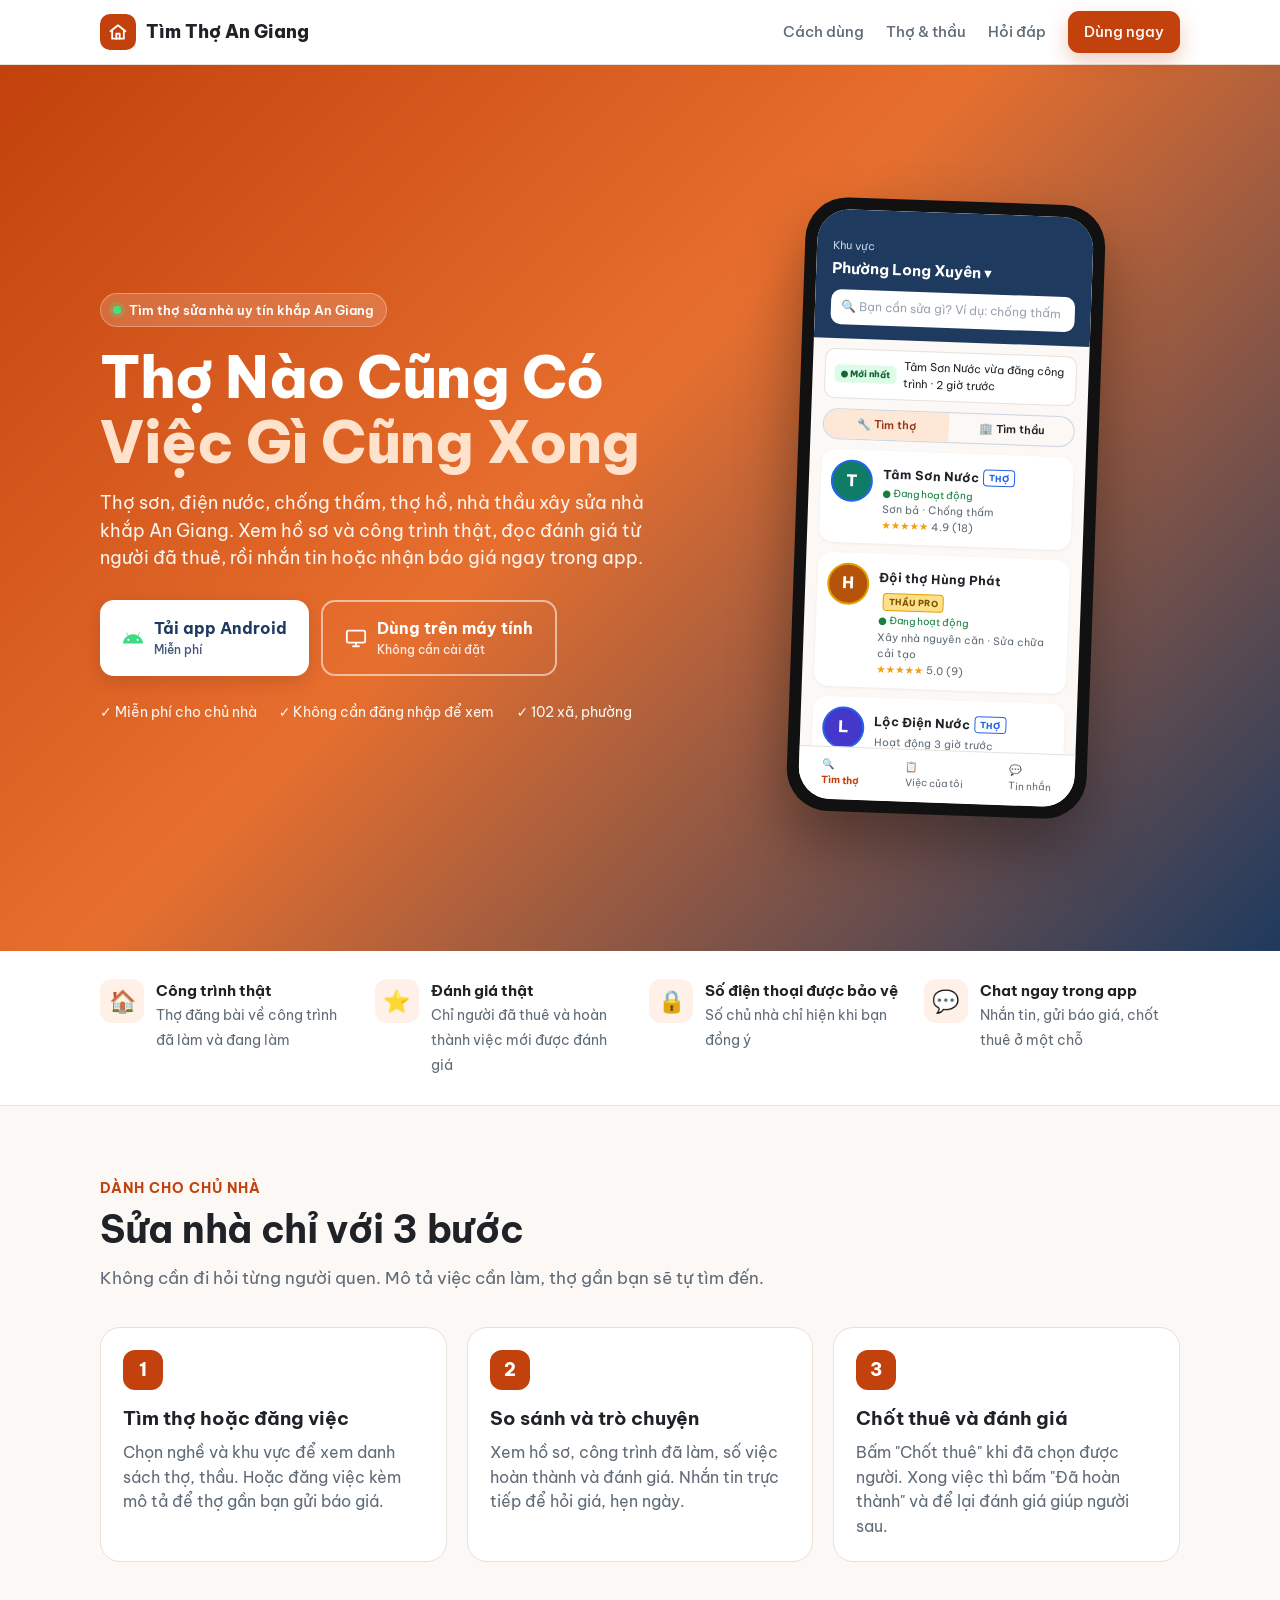
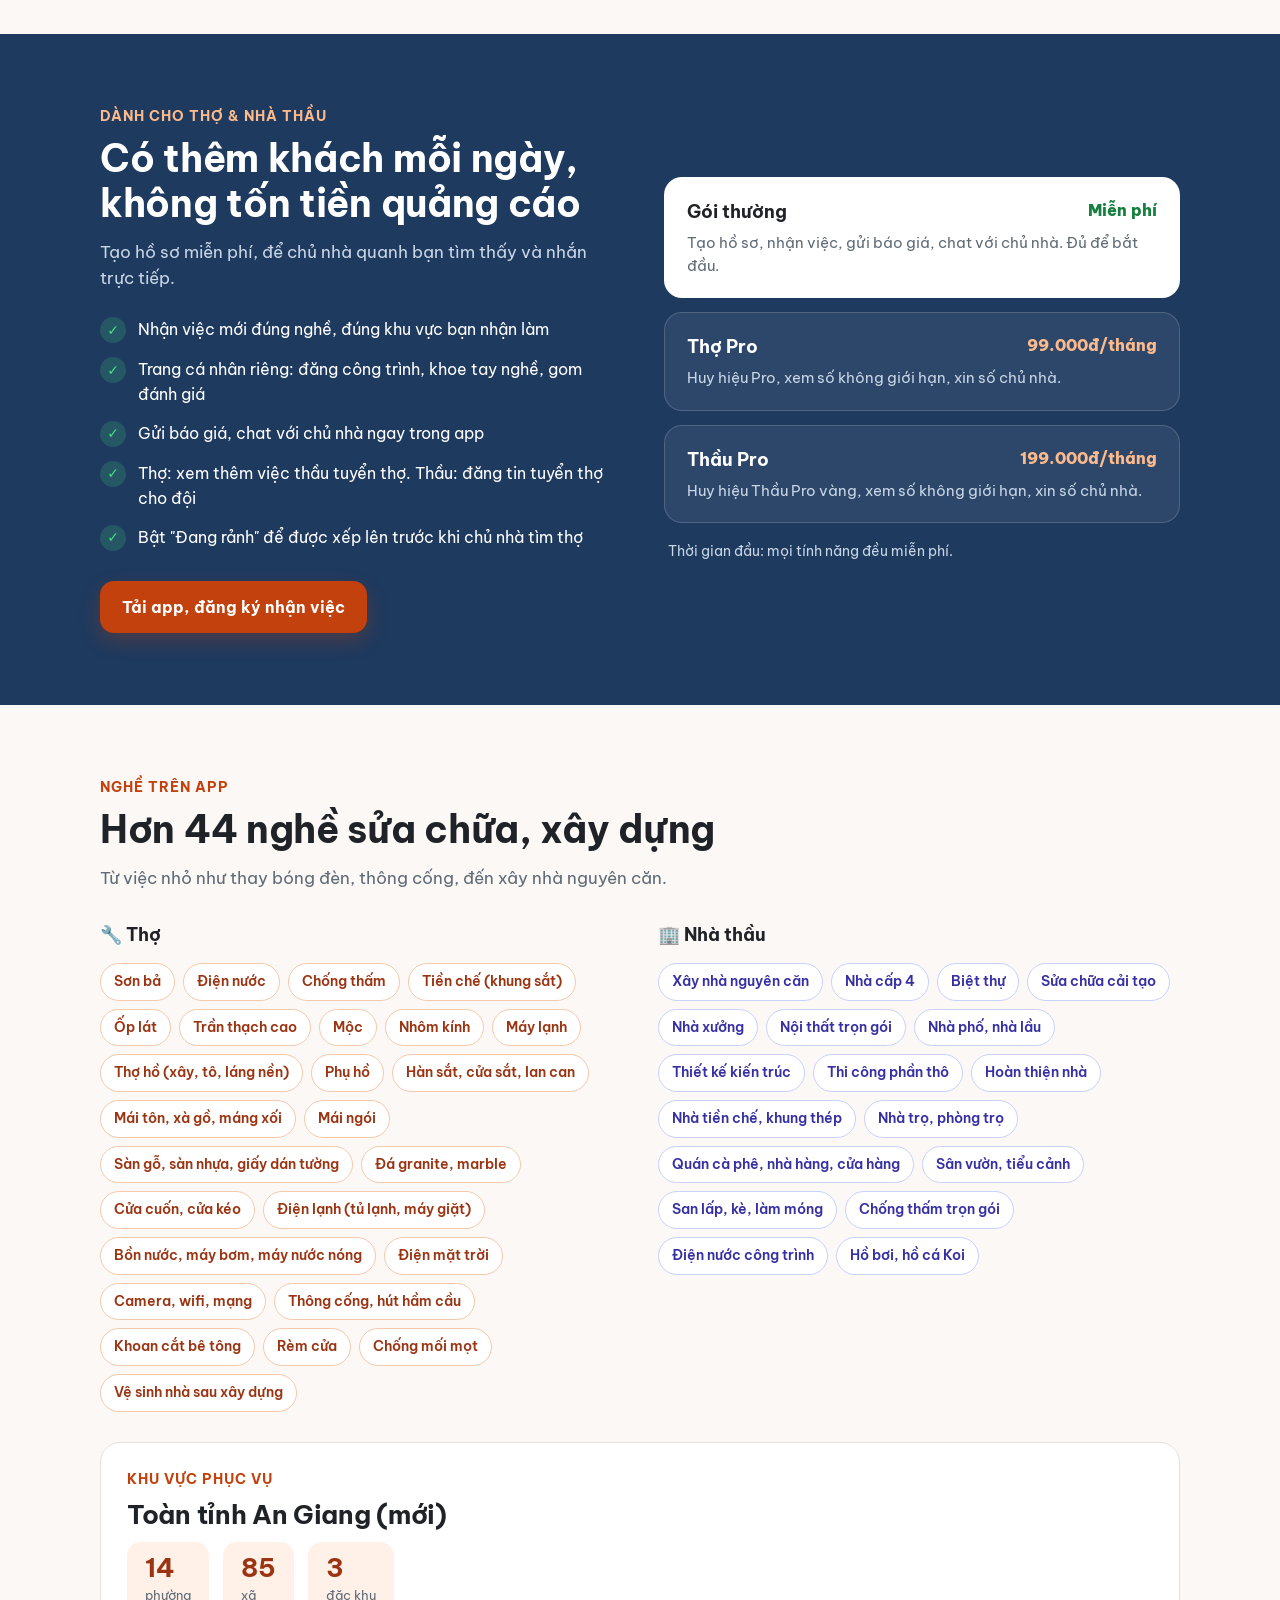
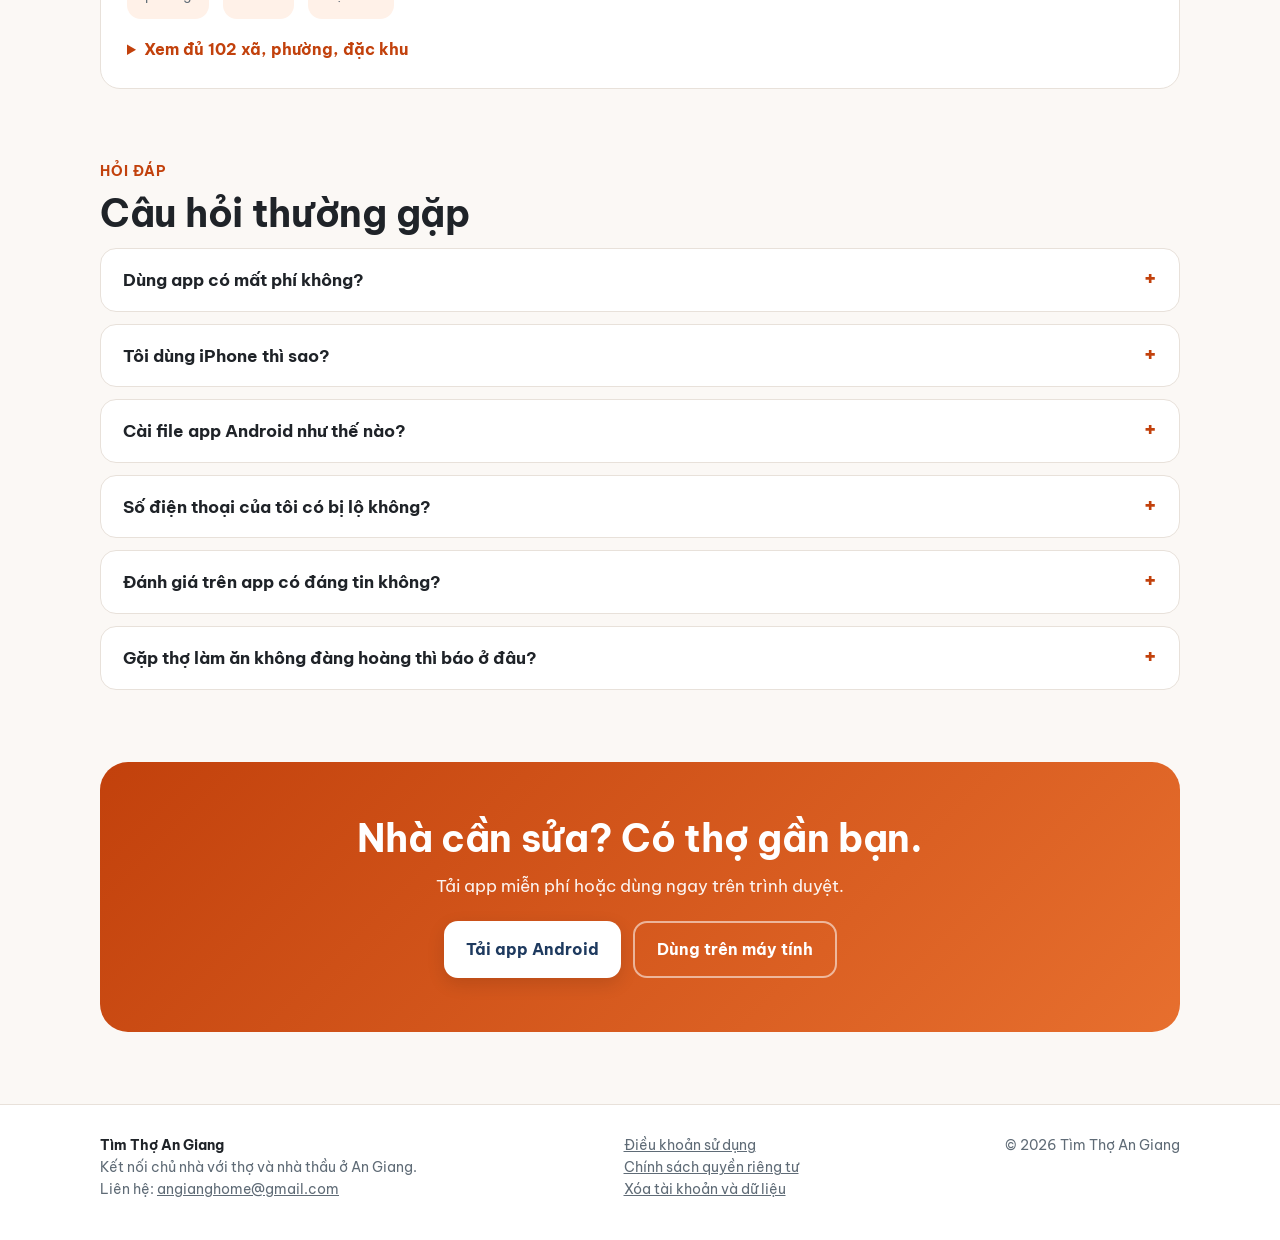
<file: index.html>
<!doctype html>
<html lang="vi">
<head>
<meta charset="utf-8">
<meta name="viewport" content="width=device-width,initial-scale=1">
<title>Tìm Thợ An Giang – Thợ Nào Cũng Có, Việc Gì Cũng Xong</title>
<meta name="description" content="Tìm thợ sơn, điện nước, chống thấm, thợ hồ, nhà thầu xây sửa nhà uy tín khắp An Giang. Xem hồ sơ, công trình thật, đánh giá từ người đã thuê. Đăng việc miễn phí, nhận báo giá, chat ngay trong app.">
<link rel="canonical" href="https://huynhchienlx.github.io/timtholongxuyen-web/">
<meta name="theme-color" content="#C2410C">
<meta property="og:type" content="website">
<meta property="og:site_name" content="Tìm Thợ An Giang">
<meta property="og:title" content="Tìm Thợ An Giang – Thợ Nào Cũng Có, Việc Gì Cũng Xong">
<meta property="og:description" content="Tìm thợ sơn, điện nước, chống thấm, thợ hồ, nhà thầu xây sửa nhà uy tín khắp An Giang. Xem hồ sơ, công trình thật, đánh giá từ người đã thuê. Đăng việc miễn phí, nhận báo giá, chat ngay trong app.">
<meta property="og:url" content="https://huynhchienlx.github.io/timtholongxuyen-web/">
<meta property="og:image" content="https://huynhchienlx.github.io/timtholongxuyen-web/og-image.png">
<meta property="og:image:width" content="1200">
<meta property="og:image:height" content="630">
<meta property="og:locale" content="vi_VN">
<meta name="twitter:card" content="summary_large_image">
<link rel="icon" href="app/favicon.png">
<link rel="apple-touch-icon" href="app/icons/Icon-192.png">
<link rel="preconnect" href="https://fonts.googleapis.com">
<link rel="preconnect" href="https://fonts.gstatic.com" crossorigin>
<link href="https://fonts.googleapis.com/css2?family=Be+Vietnam+Pro:wght@400;500;600;700;800&display=swap" rel="stylesheet">
<script type="application/ld+json">{"@context": "https://schema.org", "@type": "MobileApplication", "name": "Tìm Thợ An Giang", "operatingSystem": "Android, Web", "applicationCategory": "BusinessApplication", "description": "Tìm thợ sơn, điện nước, chống thấm, thợ hồ, nhà thầu xây sửa nhà uy tín khắp An Giang. Xem hồ sơ, công trình thật, đánh giá từ người đã thuê. Đăng việc miễn phí, nhận báo giá, chat ngay trong app.", "url": "https://huynhchienlx.github.io/timtholongxuyen-web/", "areaServed": "An Giang, Việt Nam", "offers": {"@type": "Offer", "price": "0", "priceCurrency": "VND"}, "inLanguage": "vi"}</script>
<style>
:root{--brick:#C2410C;--brick-d:#9A3412;--brick-s:#FFF1E8;--navy:#1E3A5F;--navy-d:#132840;--ink:#1F2328;--muted:#5F6B76;--line:#E8E1DA;--bg:#FBF8F5;--ok:#15803D;--okbg:#E7F6EC;--card:#fff}
*{box-sizing:border-box}html{scroll-behavior:smooth}
body{margin:0;font-family:'Be Vietnam Pro',system-ui,sans-serif;color:var(--ink);background:var(--bg);line-height:1.55;-webkit-font-smoothing:antialiased}
a{color:var(--brick)}img{max-width:100%}
.wrap{max-width:1120px;margin:0 auto;padding:0 20px}
header.top{position:sticky;top:0;z-index:10;background:rgba(255,255,255,.92);backdrop-filter:blur(8px);border-bottom:1px solid var(--line)}
.top .wrap{display:flex;align-items:center;gap:16px;height:64px}
.brand{display:flex;align-items:center;gap:10px;font-weight:800;color:var(--ink);text-decoration:none;font-size:18px;white-space:nowrap;min-width:0}
.logo{width:36px;height:36px;border-radius:10px;background:var(--brick);display:grid;place-items:center;color:#fff}
.top nav{margin-left:auto;display:flex;gap:22px;align-items:center}
.top nav a{color:var(--muted);text-decoration:none;font-weight:500;font-size:15px}
.top nav a:hover{color:var(--ink)}
.top nav a.btn{color:#fff}
.btn{white-space:nowrap;display:inline-flex;align-items:center;justify-content:center;gap:10px;padding:14px 22px;border-radius:14px;font-weight:700;font-size:16px;text-decoration:none;border:0;cursor:pointer;transition:transform .15s,box-shadow .15s}
.btn:hover{transform:translateY(-1px)}
.btn-p{background:var(--brick);color:#fff;box-shadow:0 8px 20px rgba(194,65,12,.28)}
.btn-w{background:#fff;color:var(--navy);box-shadow:0 6px 18px rgba(0,0,0,.12)}
.btn-o{background:transparent;color:#fff;border:2px solid rgba(255,255,255,.55)}
.btn-sm{padding:9px 16px;font-size:14px;border-radius:11px}
.btn small{display:block;font-weight:500;font-size:12px;opacity:.85}
.hero{background:linear-gradient(135deg,var(--brick) 0%,#E76F2E 45%,var(--navy) 100%);color:#fff;overflow:hidden}
.hero .wrap{display:grid;grid-template-columns:1.1fr .9fr;gap:40px;align-items:center;padding-top:64px;padding-bottom:64px}
.pill{display:inline-flex;align-items:center;gap:8px;background:rgba(255,255,255,.16);border:1px solid rgba(255,255,255,.3);padding:6px 12px;border-radius:999px;font-size:13px;font-weight:600}
.dot{width:8px;height:8px;border-radius:50%;background:#4ADE80;box-shadow:0 0 0 4px rgba(74,222,128,.25)}
.h1b{color:#FFE2CC}
.hero h1{font-size:clamp(26px,8.4vw,58px);line-height:1.12;margin:18px 0 14px;font-weight:800;letter-spacing:-.5px}
.hero p.lead{font-size:18px;opacity:.93;max-width:560px;margin:0 0 28px}
.cta{display:flex;gap:12px;flex-wrap:wrap}
.facts{display:flex;gap:8px 22px;flex-wrap:wrap;margin-top:26px;font-size:14px;opacity:.95}
.facts span::before{content:"✓ ";font-weight:800}
/* phone mockup */
.phone{width:300px;margin:0 auto;background:#111;border-radius:42px;padding:12px;box-shadow:0 30px 60px rgba(0,0,0,.35);transform:rotate(2deg)}
.screen{background:var(--bg);border-radius:32px;overflow:hidden;height:590px;color:var(--ink);position:relative}
.s-head{background:var(--navy);color:#fff;padding:22px 16px 14px}
.s-head small{color:#C9D6E6;font-size:11px}
.s-head b{display:block;font-size:15px}
.s-search{margin-top:10px;background:#fff;border-radius:10px;padding:8px 10px;color:#9AA3AE;font-size:12px}
.s-tick{margin:10px 12px 0;background:#fff;border:1px solid var(--line);border-radius:10px;padding:7px 9px;font-size:11px;display:flex;gap:7px;align-items:center}
.s-tick em{white-space:nowrap;font-style:normal;background:#DCFCE7;color:#166534;font-weight:800;font-size:9px;padding:2px 6px;border-radius:5px}
.s-seg{display:flex;margin:10px 12px 0;border:1px solid #CBD5E1;border-radius:20px;overflow:hidden;font-size:11px;font-weight:600}
.s-seg span{flex:1;text-align:center;padding:6px}.s-seg span:first-child{background:#FDE7D6;color:var(--brick-d)}
.s-card{margin:10px 12px 0;background:#fff;border-radius:14px;padding:10px;display:flex;gap:10px;box-shadow:0 1px 3px rgba(0,0,0,.06)}
.av{width:42px;height:42px;border-radius:50%;flex:none;display:grid;place-items:center;color:#fff;font-weight:800;border:2px solid}
.s-card b{font-size:12.5px}.s-card .t{font-size:10.5px;color:var(--muted)}
.badge{display:inline-block;font-size:8.5px;font-weight:800;padding:1px 5px;border-radius:4px;border:1px solid;margin-left:4px;vertical-align:1px}
.on{color:var(--ok);font-size:10px}.on::before{content:"● "}
.stars{color:#F59E0B;font-size:10.5px}
.s-nav{position:absolute;bottom:0;left:0;right:0;background:#fff;border-top:1px solid var(--line);display:flex;justify-content:space-around;padding:9px 0 12px;font-size:10px;color:var(--muted)}
.s-nav span:first-child{color:var(--brick);font-weight:700}
section{padding:72px 0}
.kicker{color:var(--brick);font-weight:700;font-size:14px;text-transform:uppercase;letter-spacing:1px}
h2{font-size:clamp(26px,3.6vw,38px);line-height:1.2;margin:8px 0 12px;letter-spacing:-.3px}
.sub{color:var(--muted);font-size:17px;max-width:680px;margin:0}
.trust{background:#fff;border-bottom:1px solid var(--line);padding:28px 0}
.trust .wrap{display:grid;grid-template-columns:repeat(4,1fr);gap:18px}
.ti{display:flex;gap:12px;align-items:flex-start}
.ic{width:44px;height:44px;flex:none;border-radius:12px;background:var(--brick-s);display:grid;place-items:center;font-size:22px}
.ti b{display:block;font-size:15px}.ti span{color:var(--muted);font-size:13.5px}
.steps{display:grid;grid-template-columns:repeat(3,1fr);gap:20px;margin-top:36px}
.step{background:#fff;border:1px solid var(--line);border-radius:20px;padding:22px;position:relative}
.num{width:40px;height:40px;border-radius:12px;background:var(--brick);color:#fff;font-weight:800;display:grid;place-items:center;font-size:18px;margin-bottom:14px}
.step h3{margin:0 0 6px;font-size:19px}.step p{margin:0;color:var(--muted)}
.pros{background:var(--navy);color:#fff}
.pros .wrap{display:grid;grid-template-columns:1fr 1fr;gap:48px;align-items:center}
.pros .sub{color:#C9D6E6}.pros .kicker{color:#FDBA8C}
.bl{list-style:none;padding:0;margin:26px 0 30px;display:grid;gap:14px}
.bl li{display:flex;gap:12px;align-items:flex-start;font-size:16px}
.bl li::before{content:"✓";flex:none;width:26px;height:26px;border-radius:50%;background:rgba(74,222,128,.18);color:#4ADE80;display:grid;place-items:center;font-weight:800;font-size:14px}
.plans{display:grid;gap:14px}
.plan{background:rgba(255,255,255,.07);border:1px solid rgba(255,255,255,.16);border-radius:18px;padding:20px 22px}
.plan b{font-size:18px}.plan .p{float:right;font-weight:800;color:#FDBA8C}.plan p{margin:6px 0 0;color:#C9D6E6;font-size:14.5px}
.plan.free{background:#fff;color:var(--ink)}.plan.free p{color:var(--muted)}.plan.free .p{color:var(--ok)}
.chips{display:flex;flex-wrap:wrap;gap:8px;margin-top:14px}
.chip{background:#fff;border:1px solid #F6C9AB;color:var(--brick-d);padding:7px 13px;border-radius:999px;font-size:14px;font-weight:600}
.chip-c{border-color:#C7D2FE;color:#3730A3}
.cols{display:grid;grid-template-columns:1fr 1fr;gap:36px;margin-top:30px}
.cols h3{margin:0;font-size:18px}
.area{background:#fff;border:1px solid var(--line);border-radius:20px;padding:26px;margin-top:30px}
.nums{display:flex;gap:14px;flex-wrap:wrap}
.n{background:var(--brick-s);border-radius:14px;padding:12px 18px}.n b{font-size:26px;color:var(--brick-d);display:block;line-height:1.1}.n span{font-size:13px;color:var(--muted)}
details.wards{margin-top:18px}details.wards summary{cursor:pointer;font-weight:700;color:var(--brick)}
.wards ul{columns:4 180px;padding-left:18px;margin:14px 0 0;font-size:14px;color:var(--muted)}
.faq details{background:#fff;border:1px solid var(--line);border-radius:16px;padding:18px 22px;margin-top:12px}
.faq summary{cursor:pointer;font-weight:700;font-size:16.5px;list-style:none;display:flex;justify-content:space-between;gap:12px}
.faq summary::-webkit-details-marker{display:none}
.faq summary::after{content:"+";color:var(--brick);font-size:22px;line-height:1}
.faq details[open] summary::after{content:"–"}
.faq p,.faq ol{color:var(--muted);margin:10px 0 0}
.final{background:linear-gradient(135deg,var(--brick),#E76F2E);color:#fff;text-align:center;border-radius:28px;padding:54px 24px}
.final h2{margin-top:0}.final .cta{justify-content:center;margin-top:22px}
footer{border-top:1px solid var(--line);padding:30px 0 40px;color:var(--muted);font-size:14px;background:#fff}
footer .wrap{display:flex;flex-wrap:wrap;gap:12px 28px;justify-content:space-between}
footer a{color:var(--muted)}
@media (max-width:900px){
 .hero .wrap,.pros .wrap{grid-template-columns:1fr}
 .phone{transform:none;width:270px}.screen{height:540px}
 .trust .wrap{grid-template-columns:1fr 1fr}
 .steps,.cols{grid-template-columns:1fr}
 .top nav a.hide-m{display:none}
}
@media (max-width:560px){
 .wrap{padding:0 16px}
 section{padding:40px 0}
 .top .wrap{height:56px;gap:10px}
 .brand{font-size:16px;gap:8px}.logo{width:32px;height:32px;border-radius:9px}
 .btn-sm{padding:8px 12px;font-size:13px}
 .hero .wrap{padding-top:24px;padding-bottom:36px;gap:28px}
 .hero h1{margin:14px 0 10px}
 .hero p.lead{font-size:16px;margin-bottom:20px}
 .pill{font-size:12px}
 .btn{padding:12px 16px;font-size:15px}
 .cta .btn{width:100%}
 .facts{font-size:13px;margin-top:18px}
 .trust{padding:20px 0}.trust .wrap{grid-template-columns:1fr;gap:12px}
 .ic{width:38px;height:38px;font-size:19px;border-radius:10px}
 h2{margin:6px 0 8px}.sub{font-size:15.5px}
 .steps{gap:12px;margin-top:22px}
 .step{padding:16px 18px;border-radius:16px;display:grid;grid-template-columns:auto 1fr;column-gap:14px;align-items:start}
 .num{width:34px;height:34px;font-size:16px;border-radius:10px;margin:2px 0 0;grid-row:span 2}
 .step h3{font-size:17px;margin:0 0 2px}.step p{font-size:14.5px}
 .bl{margin:18px 0 22px;gap:10px}.bl li{font-size:15px}
 .plan{padding:14px 16px;border-radius:14px}.plan .p{float:none;display:block;font-size:14px;margin-top:2px}.plan b{font-size:16px}
 .chip{font-size:13px;padding:6px 11px}
 .cols{gap:22px;margin-top:20px}
 .area{padding:18px;border-radius:16px}
 .n{padding:10px 14px}.n b{font-size:22px}
 .faq details{padding:14px 16px;border-radius:14px;margin-top:10px}.faq summary{font-size:15.5px}
 .final{padding:34px 18px;border-radius:20px}
 .phone{width:250px;padding:10px;border-radius:36px}.screen{height:500px;border-radius:28px}
}
@media (max-width:380px){.brand{font-size:15px}.btn-sm{padding:8px 10px}}
@media (max-width:300px){.brand span.bt{display:none}}
</style>
</head>
<body>
<header class="top"><div class="wrap">
 <a class="brand" href="./"><span class="logo"><svg width="20" height="20" viewBox="0 0 24 24" fill="none" stroke="#fff" stroke-width="2.2" stroke-linecap="round" stroke-linejoin="round"><path d="M3 11l9-7 9 7"/><path d="M5 10v10h14V10"/><path d="M10 20v-6h4v6"/></svg></span><span class="bt">Tìm Thợ An Giang</span></a>
 <nav><a class="hide-m" href="#cach-dung">Cách dùng</a><a class="hide-m" href="#tho-thau">Thợ &amp; thầu</a><a class="hide-m" href="#hoi-dap">Hỏi đáp</a><a class="btn btn-p btn-sm" href="app/">Dùng ngay</a></nav>
</div></header>

<main>
<section class="hero"><div class="wrap">
 <div>
  <span class="pill"><span class="dot"></span>Tìm thợ sửa nhà uy tín khắp An Giang</span>
  <h1>Thợ Nào Cũng Có<br><span class="h1b">Việc Gì Cũng Xong</span></h1>
  <p class="lead">Thợ sơn, điện nước, chống thấm, thợ hồ, nhà thầu xây sửa nhà khắp An Giang. Xem hồ sơ và công trình thật, đọc đánh giá từ người đã thuê, rồi nhắn tin hoặc nhận báo giá ngay trong app.</p>
  <div class="cta">
   <a class="btn btn-w" href="tai-app/TimThoAnGiang.apk" download><svg width="22" height="22" viewBox="0 0 24 24" fill="#3DDC84"><path d="M17.6 9.48l1.84-3.18a.38.38 0 10-.66-.38l-1.86 3.22a11.5 11.5 0 00-9.84 0L5.22 5.92a.38.38 0 10-.66.38L6.4 9.48A10.8 10.8 0 001 18h22a10.8 10.8 0 00-5.4-8.52zM7 15.25a1.25 1.25 0 110-2.5 1.25 1.25 0 010 2.5zm10 0a1.25 1.25 0 110-2.5 1.25 1.25 0 010 2.5z"/></svg><span>Tải app Android<small>Miễn phí</small></span></a>
   <a class="btn btn-o" href="app/"><svg width="22" height="22" viewBox="0 0 24 24" fill="none" stroke="currentColor" stroke-width="2"><rect x="2" y="4" width="20" height="13" rx="2"/><path d="M8 21h8M12 17v4"/></svg><span>Dùng trên máy tính<small>Không cần cài đặt</small></span></a>
  </div>
  <div class="facts"><span>Miễn phí cho chủ nhà</span><span>Không cần đăng nhập để xem</span><span>102 xã, phường</span></div>
 </div>
 <div aria-hidden="true">
  <div class="phone"><div class="screen">
   <div class="s-head"><small>Khu vực</small><b>Phường Long Xuyên ▾</b><div class="s-search">🔍 Bạn cần sửa gì? Ví dụ: chống thấm</div></div>
   <div class="s-tick"><em>● Mới nhất</em>Tâm Sơn Nước vừa đăng công trình · 2 giờ trước</div>
   <div class="s-seg"><span>🔧 Tìm thợ</span><span>🏢 Tìm thầu</span></div>
   <div class="s-card"><div class="av" style="background:#0E7C66;border-color:#2563EB">T</div><div><b>Tâm Sơn Nước</b><span class="badge" style="color:#2563EB;border-color:#2563EB">THỢ</span><div class="on">Đang hoạt động</div><div class="t">Sơn bả · Chống thấm</div><div class="stars">★★★★★ <span class="t">4.9 (18)</span></div></div></div>
   <div class="s-card"><div class="av" style="background:#B45309;border-color:#E0A100">H</div><div><b>Đội thợ Hùng Phát</b><span class="badge" style="color:#7A5200;border-color:#E0A100;background:#FFE08A">THẦU PRO</span><div class="on">Đang hoạt động</div><div class="t">Xây nhà nguyên căn · Sửa chữa cải tạo</div><div class="stars">★★★★★ <span class="t">5.0 (9)</span></div></div></div>
   <div class="s-card"><div class="av" style="background:#4338CA;border-color:#2563EB">L</div><div><b>Lộc Điện Nước</b><span class="badge" style="color:#2563EB;border-color:#2563EB">THỢ</span><div class="t" style="margin-top:2px">Hoạt động 3 giờ trước</div><div class="t">Điện nước · Máy lạnh</div><div class="stars">★★★★☆ <span class="t">4.6 (11)</span></div></div></div>
   <div class="s-nav"><span>🔍<br>Tìm thợ</span><span>📋<br>Việc của tôi</span><span>💬<br>Tin nhắn</span></div>
  </div></div>
 </div>
</div></section>

<div class="trust"><div class="wrap">
 <div class="ti"><div class="ic">🏠</div><div><b>Công trình thật</b><span>Thợ đăng bài về công trình đã làm và đang làm</span></div></div>
 <div class="ti"><div class="ic">⭐</div><div><b>Đánh giá thật</b><span>Chỉ người đã thuê và hoàn thành việc mới được đánh giá</span></div></div>
 <div class="ti"><div class="ic">🔒</div><div><b>Số điện thoại được bảo vệ</b><span>Số chủ nhà chỉ hiện khi bạn đồng ý</span></div></div>
 <div class="ti"><div class="ic">💬</div><div><b>Chat ngay trong app</b><span>Nhắn tin, gửi báo giá, chốt thuê ở một chỗ</span></div></div>
</div></div>

<section id="cach-dung"><div class="wrap">
 <div class="kicker">Dành cho chủ nhà</div>
 <h2>Sửa nhà chỉ với 3 bước</h2>
 <p class="sub">Không cần đi hỏi từng người quen. Mô tả việc cần làm, thợ gần bạn sẽ tự tìm đến.</p>
 <div class="steps">
  <div class="step"><div class="num">1</div><h3>Tìm thợ hoặc đăng việc</h3><p>Chọn nghề và khu vực để xem danh sách thợ, thầu. Hoặc đăng việc kèm mô tả để thợ gần bạn gửi báo giá.</p></div>
  <div class="step"><div class="num">2</div><h3>So sánh và trò chuyện</h3><p>Xem hồ sơ, công trình đã làm, số việc hoàn thành và đánh giá. Nhắn tin trực tiếp để hỏi giá, hẹn ngày.</p></div>
  <div class="step"><div class="num">3</div><h3>Chốt thuê và đánh giá</h3><p>Bấm "Chốt thuê" khi đã chọn được người. Xong việc thì bấm "Đã hoàn thành" và để lại đánh giá giúp người sau.</p></div>
 </div>
</div></section>

<section class="pros" id="tho-thau"><div class="wrap">
 <div>
  <div class="kicker">Dành cho thợ &amp; nhà thầu</div>
  <h2>Có thêm khách mỗi ngày, không tốn tiền quảng cáo</h2>
  <p class="sub">Tạo hồ sơ miễn phí, để chủ nhà quanh bạn tìm thấy và nhắn trực tiếp.</p>
  <ul class="bl">
   <li>Nhận việc mới đúng nghề, đúng khu vực bạn nhận làm</li>
   <li>Trang cá nhân riêng: đăng công trình, khoe tay nghề, gom đánh giá</li>
   <li>Gửi báo giá, chat với chủ nhà ngay trong app</li>
   <li>Thợ: xem thêm việc thầu tuyển thợ. Thầu: đăng tin tuyển thợ cho đội</li>
   <li>Bật "Đang rảnh" để được xếp lên trước khi chủ nhà tìm thợ</li>
  </ul>
  <div class="cta"><a class="btn btn-p" href="tai-app/TimThoAnGiang.apk" download>Tải app, đăng ký nhận việc</a></div>
 </div>
 <div class="plans">
  <div class="plan free"><span class="p">Miễn phí</span><b>Gói thường</b><p>Tạo hồ sơ, nhận việc, gửi báo giá, chat với chủ nhà. Đủ để bắt đầu.</p></div>
  <div class="plan"><span class="p">99.000đ/tháng</span><b>Thợ Pro</b><p>Huy hiệu Pro, xem số không giới hạn, xin số chủ nhà.</p></div>
  <div class="plan"><span class="p">199.000đ/tháng</span><b>Thầu Pro</b><p>Huy hiệu Thầu Pro vàng, xem số không giới hạn, xin số chủ nhà.</p></div>
  <p style="color:#C9D6E6;font-size:13.5px;margin:4px 4px 0">Thời gian đầu: mọi tính năng đều miễn phí.</p>
 </div>
</div></section>

<section id="nghe"><div class="wrap">
 <div class="kicker">Nghề trên app</div>
 <h2>Hơn 44 nghề sửa chữa, xây dựng</h2>
 <p class="sub">Từ việc nhỏ như thay bóng đèn, thông cống, đến xây nhà nguyên căn.</p>
 <div class="cols">
  <div><h3>🔧 Thợ</h3><div class="chips"><span class="chip">Sơn bả</span><span class="chip">Điện nước</span><span class="chip">Chống thấm</span><span class="chip">Tiền chế (khung sắt)</span><span class="chip">Ốp lát</span><span class="chip">Trần thạch cao</span><span class="chip">Mộc</span><span class="chip">Nhôm kính</span><span class="chip">Máy lạnh</span><span class="chip">Thợ hồ (xây, tô, láng nền)</span><span class="chip">Phụ hồ</span><span class="chip">Hàn sắt, cửa sắt, lan can</span><span class="chip">Mái tôn, xà gồ, máng xối</span><span class="chip">Mái ngói</span><span class="chip">Sàn gỗ, sàn nhựa, giấy dán tường</span><span class="chip">Đá granite, marble</span><span class="chip">Cửa cuốn, cửa kéo</span><span class="chip">Điện lạnh (tủ lạnh, máy giặt)</span><span class="chip">Bồn nước, máy bơm, máy nước nóng</span><span class="chip">Điện mặt trời</span><span class="chip">Camera, wifi, mạng</span><span class="chip">Thông cống, hút hầm cầu</span><span class="chip">Khoan cắt bê tông</span><span class="chip">Rèm cửa</span><span class="chip">Chống mối mọt</span><span class="chip">Vệ sinh nhà sau xây dựng</span></div></div>
  <div><h3>🏢 Nhà thầu</h3><div class="chips"><span class="chip chip-c">Xây nhà nguyên căn</span><span class="chip chip-c">Nhà cấp 4</span><span class="chip chip-c">Biệt thự</span><span class="chip chip-c">Sửa chữa cải tạo</span><span class="chip chip-c">Nhà xưởng</span><span class="chip chip-c">Nội thất trọn gói</span><span class="chip chip-c">Nhà phố, nhà lầu</span><span class="chip chip-c">Thiết kế kiến trúc</span><span class="chip chip-c">Thi công phần thô</span><span class="chip chip-c">Hoàn thiện nhà</span><span class="chip chip-c">Nhà tiền chế, khung thép</span><span class="chip chip-c">Nhà trọ, phòng trọ</span><span class="chip chip-c">Quán cà phê, nhà hàng, cửa hàng</span><span class="chip chip-c">Sân vườn, tiểu cảnh</span><span class="chip chip-c">San lấp, kè, làm móng</span><span class="chip chip-c">Chống thấm trọn gói</span><span class="chip chip-c">Điện nước công trình</span><span class="chip chip-c">Hồ bơi, hồ cá Koi</span></div></div>
 </div>
 <div class="area">
  <div class="kicker">Khu vực phục vụ</div>
  <h2 style="font-size:26px">Toàn tỉnh An Giang (mới)</h2>
  <div class="nums"><div class="n"><b>14</b><span>phường</span></div><div class="n"><b>85</b><span>xã</span></div><div class="n"><b>3</b><span>đặc khu</span></div></div>
  <details class="wards"><summary>Xem đủ 102 xã, phường, đặc khu</summary><ul><li>Phường Long Xuyên</li><li>Phường Bình Đức</li><li>Phường Mỹ Thới</li><li>Phường Châu Đốc</li><li>Phường Vĩnh Tế</li><li>Phường Tân Châu</li><li>Phường Long Phú</li><li>Phường Tịnh Biên</li><li>Phường Thới Sơn</li><li>Phường Chi Lăng</li><li>Phường Vĩnh Thông</li><li>Phường Rạch Giá</li><li>Phường Hà Tiên</li><li>Phường Tô Châu</li><li>Xã Mỹ Hòa Hưng</li><li>Xã Châu Thành</li><li>Xã Bình Hòa</li><li>Xã Cần Đăng</li><li>Xã Vĩnh Hanh</li><li>Xã Vĩnh An</li><li>Xã An Châu</li><li>Xã Thoại Sơn</li><li>Xã Óc Eo</li><li>Xã Định Mỹ</li><li>Xã Phú Hòa</li><li>Xã Vĩnh Trạch</li><li>Xã Tây Phú</li><li>Xã Chợ Mới</li><li>Xã Cù Lao Giêng</li><li>Xã Hội An</li><li>Xã Long Điền</li><li>Xã Nhơn Mỹ</li><li>Xã Long Kiến</li><li>Xã Châu Phú</li><li>Xã Mỹ Đức</li><li>Xã Vĩnh Thạnh Trung</li><li>Xã Bình Mỹ</li><li>Xã Thạnh Mỹ Tây</li><li>Xã Phú Tân</li><li>Xã Phú An</li><li>Xã Bình Thạnh Đông</li><li>Xã Chợ Vàm</li><li>Xã Hòa Lạc</li><li>Xã Phú Lâm</li><li>Xã An Phú</li><li>Xã Vĩnh Hậu</li><li>Xã Nhơn Hội</li><li>Xã Khánh Bình</li><li>Xã Phú Hữu</li><li>Xã Tân An</li><li>Xã Châu Phong</li><li>Xã Vĩnh Xương</li><li>Xã An Cư</li><li>Xã Núi Cấm</li><li>Xã Ba Chúc</li><li>Xã Tri Tôn</li><li>Xã Ô Lâm</li><li>Xã Cô Tô</li><li>Xã Vĩnh Gia</li><li>Xã Vĩnh Bình</li><li>Xã Vĩnh Thuận</li><li>Xã Vĩnh Phong</li><li>Xã Vĩnh Hòa</li><li>Xã U Minh Thượng</li><li>Xã Đông Hòa</li><li>Xã Tân Thạnh</li><li>Xã Đông Hưng</li><li>Xã An Minh</li><li>Xã Vân Khánh</li><li>Xã Tây Yên</li><li>Xã Đông Thái</li><li>Xã An Biên</li><li>Xã Định Hòa</li><li>Xã Gò Quao</li><li>Xã Vĩnh Hòa Hưng</li><li>Xã Vĩnh Tuy</li><li>Xã Giồng Riềng</li><li>Xã Thạnh Hưng</li><li>Xã Long Thạnh</li><li>Xã Hòa Hưng</li><li>Xã Ngọc Chúc</li><li>Xã Hòa Thuận</li><li>Xã Tân Hội</li><li>Xã Tân Hiệp</li><li>Xã Thạnh Đông</li><li>Xã Thạnh Lộc</li><li>Xã Bình An</li><li>Xã Hòn Đất</li><li>Xã Sơn Kiên</li><li>Xã Mỹ Thuận</li><li>Xã Bình Giang</li><li>Xã Bình Sơn</li><li>Xã Hòa Điền</li><li>Xã Kiên Lương</li><li>Xã Hòn Nghệ</li><li>Xã Sơn Hải</li><li>Xã Giang Thành</li><li>Xã Vĩnh Điều</li><li>Xã Tiên Hải</li><li>Đặc khu Phú Quốc</li><li>Đặc khu Kiên Hải</li><li>Đặc khu Thổ Châu</li></ul></details>
 </div>
</div></section>

<section class="faq" id="hoi-dap" style="padding-top:0"><div class="wrap">
 <div class="kicker">Hỏi đáp</div>
 <h2>Câu hỏi thường gặp</h2>
 <details><summary>Dùng app có mất phí không?</summary><p>Chủ nhà dùng miễn phí hoàn toàn. Thợ và thầu tạo hồ sơ, nhận việc, gửi báo giá miễn phí. Gói Pro (Thợ Pro, Thầu Pro) có thêm quyền lợi, thời gian đầu chưa thu phí.</p></details>
 <details><summary>Tôi dùng iPhone thì sao?</summary><p>Bạn bấm "Dùng trên máy tính" (mở được cả trên điện thoại) để dùng bản web, dữ liệu giống hệt app Android. Bản cho iPhone sẽ có sau.</p></details>
 <details><summary>Cài file app Android như thế nào?</summary><ol><li>Bấm "Tải app Android". Nếu trình duyệt báo "tệp có thể gây hại", bấm <b>"Vẫn tải xuống"</b>. Đây là cảnh báo chung cho mọi app tải ngoài Google Play, không phải app có virus.</li><li>Mở file vừa tải. Nếu điện thoại hỏi, cho phép cài từ nguồn này. Nếu Play Protect cảnh báo, bấm "Chi tiết" rồi <b>"Vẫn cài đặt"</b>.</li><li>Mở app Tìm Thợ An Giang là dùng được. App sắp có trên Google Play.</li></ol></details>
 <details><summary>Số điện thoại của tôi có bị lộ không?</summary><p>Số trong tin nhắn và bài đăng được tự động che. Số chủ nhà không hiện công khai: thợ phải gửi lời xin, chỉ khi bạn bấm "Đồng ý" người đó mới xem được, và bạn có thể rút lại bất cứ lúc nào.</p></details>
 <details><summary>Đánh giá trên app có đáng tin không?</summary><p>Chỉ chủ nhà đã "Chốt thuê" và bấm "Đã hoàn thành" mới được đánh giá, mỗi lần hoàn thành một đánh giá. Hồ sơ hiện rõ "Đã hoàn thành X việc" và nhãn "Đã thuê qua app".</p></details>
 <details><summary>Gặp thợ làm ăn không đàng hoàng thì báo ở đâu?</summary><p>Trong khung chat bấm ⋮ rồi chọn "Báo cáo". Đội ngũ quản trị sẽ xem xét và có thể khóa tài khoản vi phạm.</p></details>
</div></section>

<section style="padding-top:0"><div class="wrap">
 <div class="final">
  <h2>Nhà cần sửa? Có thợ gần bạn.</h2>
  <p style="margin:0;opacity:.93;font-size:17px">Tải app miễn phí hoặc dùng ngay trên trình duyệt.</p>
  <div class="cta">
   <a class="btn btn-w" href="tai-app/TimThoAnGiang.apk" download>Tải app Android</a>
   <a class="btn btn-o" href="app/">Dùng trên máy tính</a>
  </div>
 </div>
</div></section>
</main>

<footer><div class="wrap">
 <div><b style="color:var(--ink)">Tìm Thợ An Giang</b><br>Kết nối chủ nhà với thợ và nhà thầu ở An Giang.<br>Liên hệ: <a href="mailto:angianghome@gmail.com">angianghome@gmail.com</a></div>
 <div><a href="dieu-khoan-su-dung.html">Điều khoản sử dụng</a><br><a href="chinh-sach-quyen-rieng-tu.html">Chính sách quyền riêng tư</a><br><a href="xoa-tai-khoan.html">Xóa tài khoản và dữ liệu</a></div>
 <div>© 2026 Tìm Thợ An Giang</div>
</div></footer>
</body>
</html>
</file>
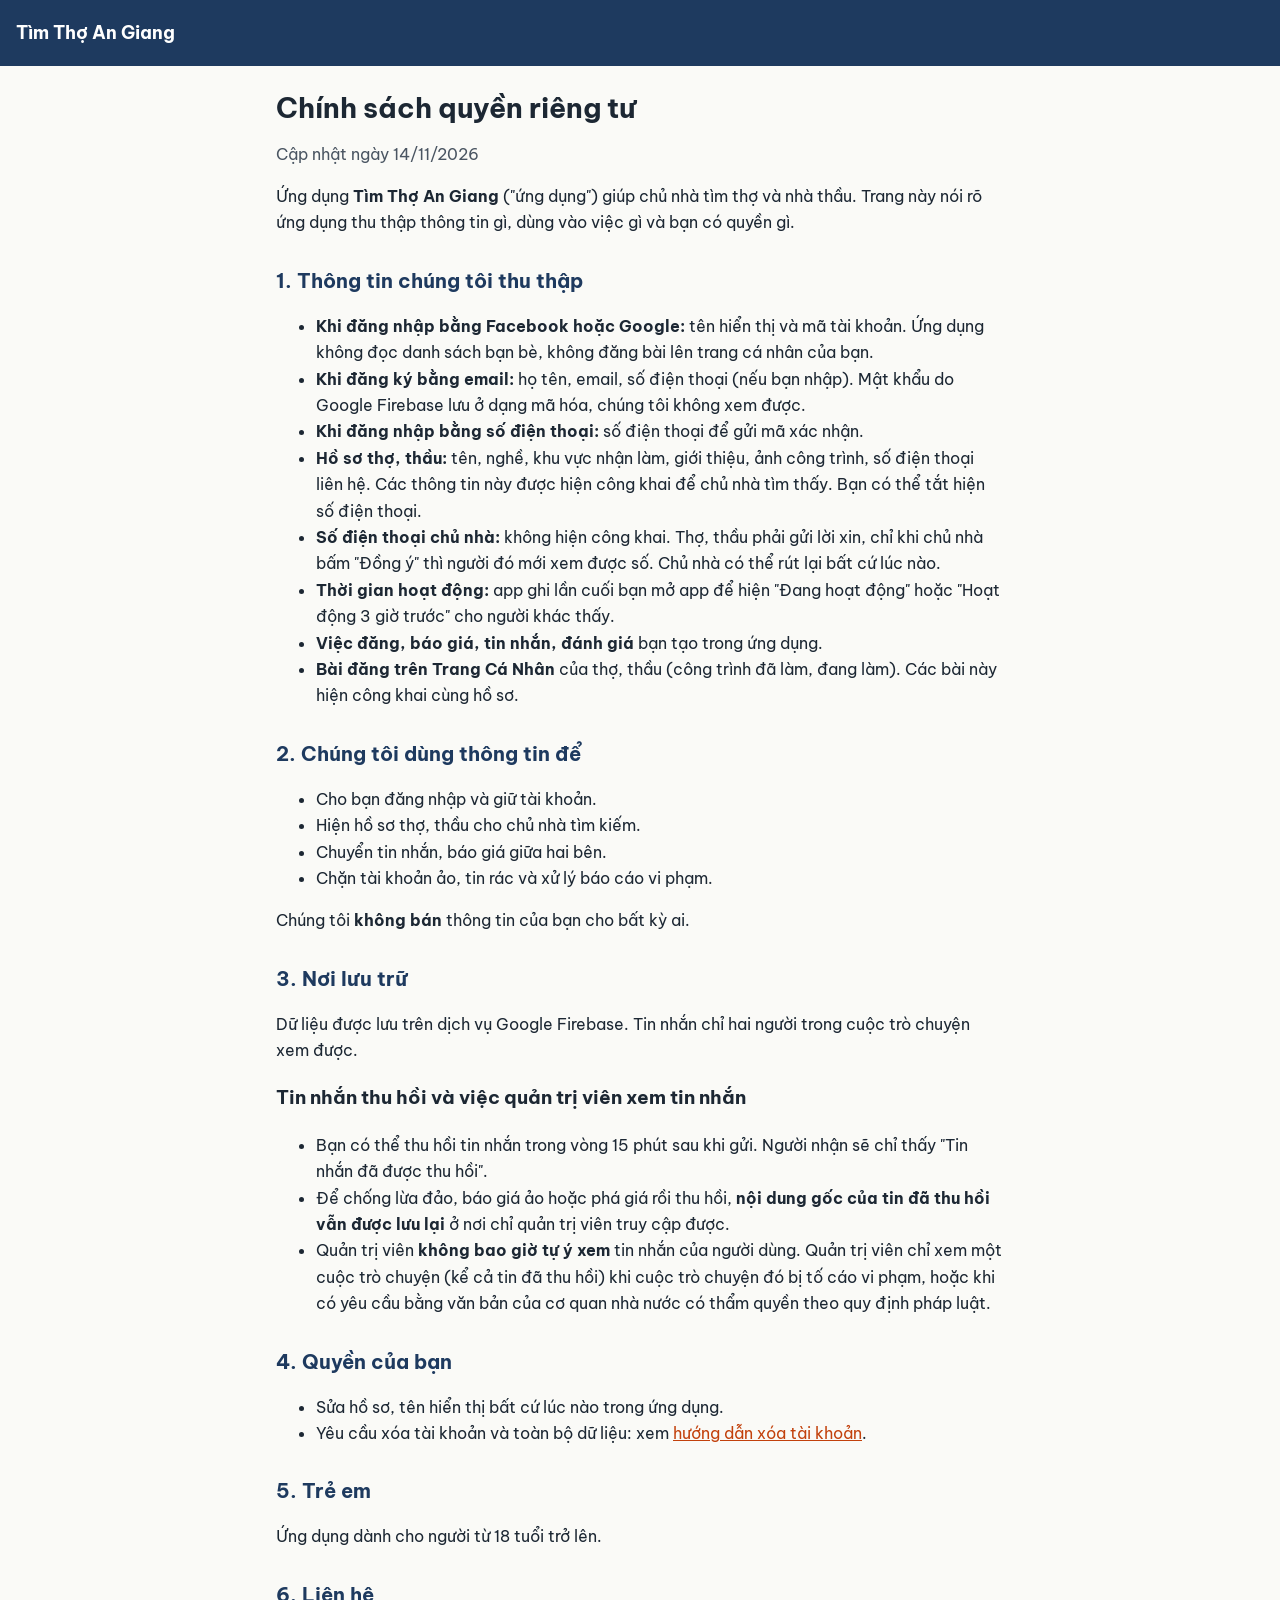
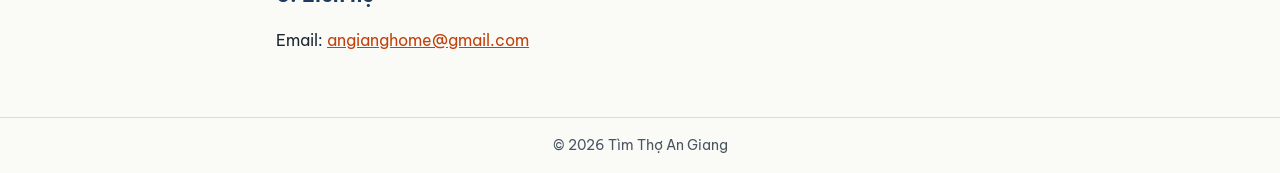
<file: chinh-sach-quyen-rieng-tu.html>
<!doctype html><html lang="vi"><head><meta charset="utf-8"><meta name="viewport" content="width=device-width,initial-scale=1"><link href="https://fonts.googleapis.com/css2?family=Be+Vietnam+Pro:wght@400;700&display=swap" rel="stylesheet"><link rel="stylesheet" href="style.css"><title>Chính sách quyền riêng tư</title></head><body><header><a href="./">Tìm Thợ An Giang</a></header><main>
<h1>Chính sách quyền riêng tư</h1><p class="muted">Cập nhật ngày 14/11/2026</p>
<p>Ứng dụng <b>Tìm Thợ An Giang</b> ("ứng dụng") giúp chủ nhà tìm thợ và nhà thầu. Trang này nói rõ ứng dụng thu thập thông tin gì, dùng vào việc gì và bạn có quyền gì.</p>
<h2>1. Thông tin chúng tôi thu thập</h2>
<ul>
<li><b>Khi đăng nhập bằng Facebook hoặc Google:</b> tên hiển thị và mã tài khoản. Ứng dụng không đọc danh sách bạn bè, không đăng bài lên trang cá nhân của bạn.</li>
<li><b>Khi đăng ký bằng email:</b> họ tên, email, số điện thoại (nếu bạn nhập). Mật khẩu do Google Firebase lưu ở dạng mã hóa, chúng tôi không xem được.</li>
<li><b>Khi đăng nhập bằng số điện thoại:</b> số điện thoại để gửi mã xác nhận.</li>
<li><b>Hồ sơ thợ, thầu:</b> tên, nghề, khu vực nhận làm, giới thiệu, ảnh công trình, số điện thoại liên hệ. Các thông tin này được hiện công khai để chủ nhà tìm thấy. Bạn có thể tắt hiện số điện thoại.</li>
<li><b>Số điện thoại chủ nhà:</b> không hiện công khai. Thợ, thầu phải gửi lời xin, chỉ khi chủ nhà bấm "Đồng ý" thì người đó mới xem được số. Chủ nhà có thể rút lại bất cứ lúc nào.</li>
<li><b>Thời gian hoạt động:</b> app ghi lần cuối bạn mở app để hiện "Đang hoạt động" hoặc "Hoạt động 3 giờ trước" cho người khác thấy.</li>
<li><b>Việc đăng, báo giá, tin nhắn, đánh giá</b> bạn tạo trong ứng dụng.</li>
<li><b>Bài đăng trên Trang Cá Nhân</b> của thợ, thầu (công trình đã làm, đang làm). Các bài này hiện công khai cùng hồ sơ.</li>
</ul>
<h2>2. Chúng tôi dùng thông tin để</h2>
<ul><li>Cho bạn đăng nhập và giữ tài khoản.</li><li>Hiện hồ sơ thợ, thầu cho chủ nhà tìm kiếm.</li><li>Chuyển tin nhắn, báo giá giữa hai bên.</li><li>Chặn tài khoản ảo, tin rác và xử lý báo cáo vi phạm.</li></ul>
<p>Chúng tôi <b>không bán</b> thông tin của bạn cho bất kỳ ai.</p>
<h2>3. Nơi lưu trữ</h2>
<p>Dữ liệu được lưu trên dịch vụ Google Firebase. Tin nhắn chỉ hai người trong cuộc trò chuyện xem được.</p>
<h3>Tin nhắn thu hồi và việc quản trị viên xem tin nhắn</h3>
<ul>
<li>Bạn có thể thu hồi tin nhắn trong vòng 15 phút sau khi gửi. Người nhận sẽ chỉ thấy "Tin nhắn đã được thu hồi".</li>
<li>Để chống lừa đảo, báo giá ảo hoặc phá giá rồi thu hồi, <b>nội dung gốc của tin đã thu hồi vẫn được lưu lại</b> ở nơi chỉ quản trị viên truy cập được.</li>
<li>Quản trị viên <b>không bao giờ tự ý xem</b> tin nhắn của người dùng. Quản trị viên chỉ xem một cuộc trò chuyện (kể cả tin đã thu hồi) khi cuộc trò chuyện đó bị tố cáo vi phạm, hoặc khi có yêu cầu bằng văn bản của cơ quan nhà nước có thẩm quyền theo quy định pháp luật.</li>
</ul>
<h2>4. Quyền của bạn</h2>
<ul><li>Sửa hồ sơ, tên hiển thị bất cứ lúc nào trong ứng dụng.</li><li>Yêu cầu xóa tài khoản và toàn bộ dữ liệu: xem <a href="xoa-tai-khoan.html">hướng dẫn xóa tài khoản</a>.</li></ul>
<h2>5. Trẻ em</h2><p>Ứng dụng dành cho người từ 18 tuổi trở lên.</p>
<h2>6. Liên hệ</h2><p>Email: <a href="mailto:angianghome@gmail.com">angianghome@gmail.com</a></p>
</main><footer>© 2026 Tìm Thợ An Giang</footer></body></html>
</file>
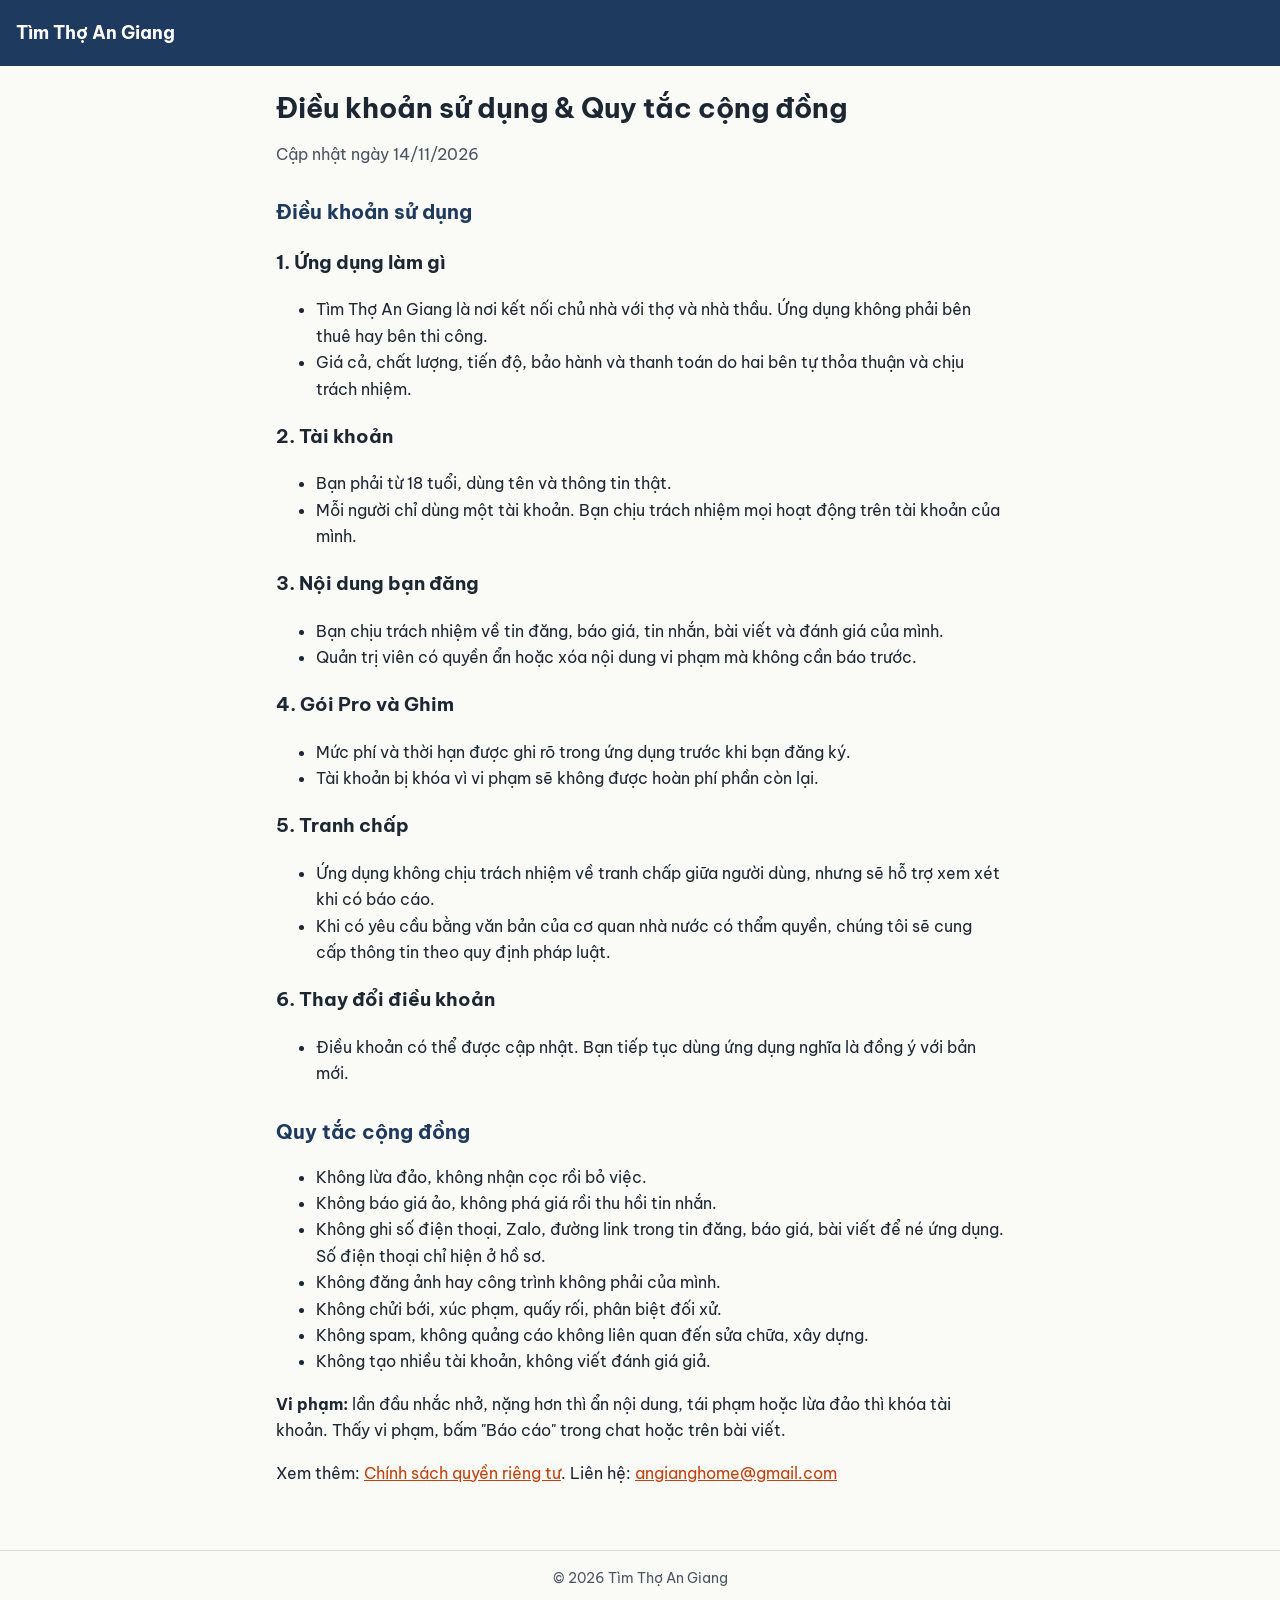
<file: dieu-khoan-su-dung.html>
<!doctype html><html lang="vi"><head><meta charset="utf-8"><meta name="viewport" content="width=device-width,initial-scale=1"><link href="https://fonts.googleapis.com/css2?family=Be+Vietnam+Pro:wght@400;700&display=swap" rel="stylesheet"><link rel="stylesheet" href="style.css"><title>Điều khoản sử dụng</title></head><body><header><a href="./">Tìm Thợ An Giang</a></header><main>
<h1>Điều khoản sử dụng &amp; Quy tắc cộng đồng</h1><p class="muted">Cập nhật ngày 14/11/2026</p>
<h2>Điều khoản sử dụng</h2>
<h3>1. Ứng dụng làm gì</h3><ul><li>Tìm Thợ An Giang là nơi kết nối chủ nhà với thợ và nhà thầu. Ứng dụng không phải bên thuê hay bên thi công.</li><li>Giá cả, chất lượng, tiến độ, bảo hành và thanh toán do hai bên tự thỏa thuận và chịu trách nhiệm.</li></ul>
<h3>2. Tài khoản</h3><ul><li>Bạn phải từ 18 tuổi, dùng tên và thông tin thật.</li><li>Mỗi người chỉ dùng một tài khoản. Bạn chịu trách nhiệm mọi hoạt động trên tài khoản của mình.</li></ul>
<h3>3. Nội dung bạn đăng</h3><ul><li>Bạn chịu trách nhiệm về tin đăng, báo giá, tin nhắn, bài viết và đánh giá của mình.</li><li>Quản trị viên có quyền ẩn hoặc xóa nội dung vi phạm mà không cần báo trước.</li></ul>
<h3>4. Gói Pro và Ghim</h3><ul><li>Mức phí và thời hạn được ghi rõ trong ứng dụng trước khi bạn đăng ký.</li><li>Tài khoản bị khóa vì vi phạm sẽ không được hoàn phí phần còn lại.</li></ul>
<h3>5. Tranh chấp</h3><ul><li>Ứng dụng không chịu trách nhiệm về tranh chấp giữa người dùng, nhưng sẽ hỗ trợ xem xét khi có báo cáo.</li><li>Khi có yêu cầu bằng văn bản của cơ quan nhà nước có thẩm quyền, chúng tôi sẽ cung cấp thông tin theo quy định pháp luật.</li></ul>
<h3>6. Thay đổi điều khoản</h3><ul><li>Điều khoản có thể được cập nhật. Bạn tiếp tục dùng ứng dụng nghĩa là đồng ý với bản mới.</li></ul>
<h2>Quy tắc cộng đồng</h2><ul><li>Không lừa đảo, không nhận cọc rồi bỏ việc.</li><li>Không báo giá ảo, không phá giá rồi thu hồi tin nhắn.</li><li>Không ghi số điện thoại, Zalo, đường link trong tin đăng, báo giá, bài viết để né ứng dụng. Số điện thoại chỉ hiện ở hồ sơ.</li><li>Không đăng ảnh hay công trình không phải của mình.</li><li>Không chửi bới, xúc phạm, quấy rối, phân biệt đối xử.</li><li>Không spam, không quảng cáo không liên quan đến sửa chữa, xây dựng.</li><li>Không tạo nhiều tài khoản, không viết đánh giá giả.</li></ul>
<p><b>Vi phạm:</b> lần đầu nhắc nhở, nặng hơn thì ẩn nội dung, tái phạm hoặc lừa đảo thì khóa tài khoản. Thấy vi phạm, bấm "Báo cáo" trong chat hoặc trên bài viết.</p>
<p>Xem thêm: <a href="chinh-sach-quyen-rieng-tu.html">Chính sách quyền riêng tư</a>. Liên hệ: <a href="mailto:angianghome@gmail.com">angianghome@gmail.com</a></p>
</main><footer>© 2026 Tìm Thợ An Giang</footer></body></html>
</file>
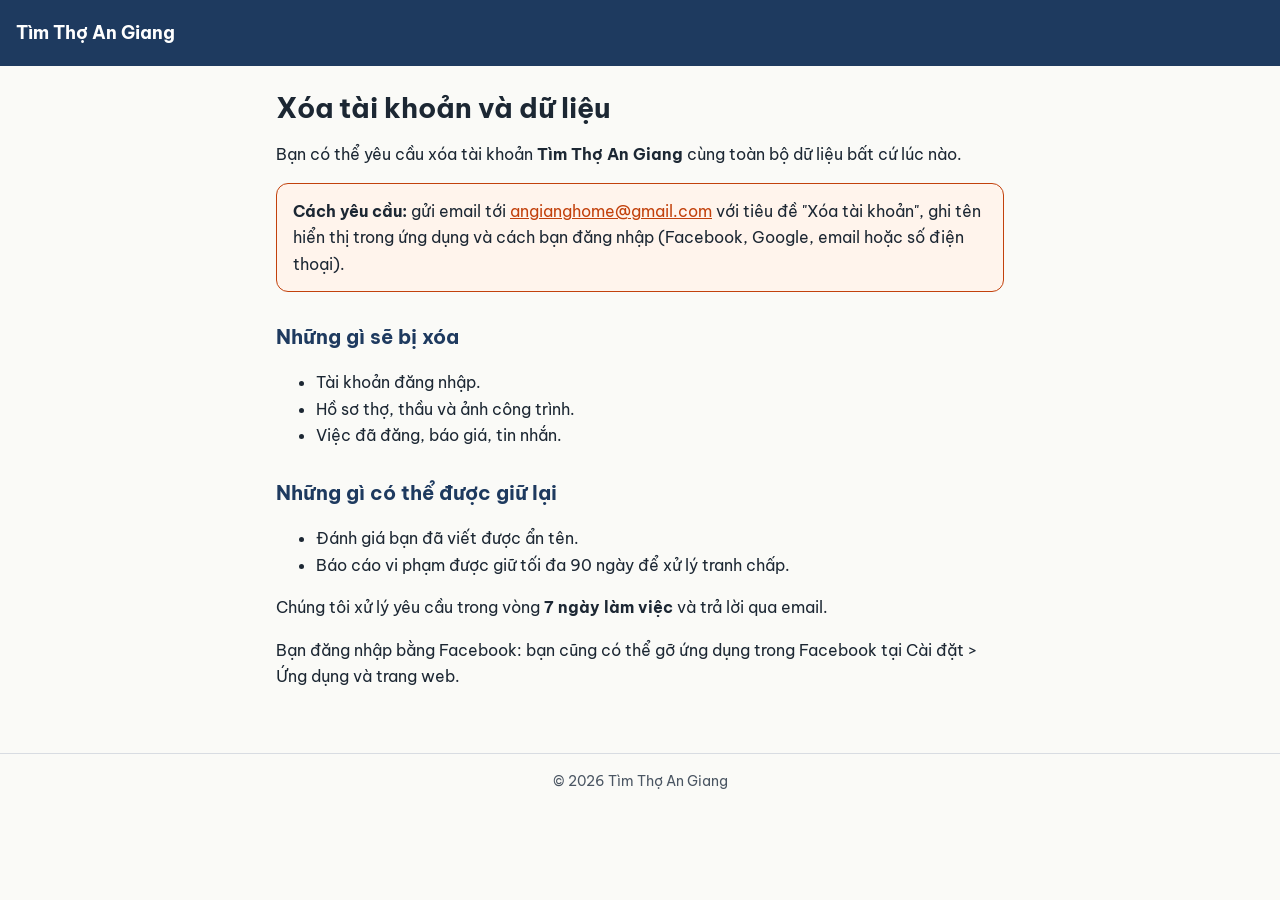
<file: xoa-tai-khoan.html>
<!doctype html><html lang="vi"><head><meta charset="utf-8"><meta name="viewport" content="width=device-width,initial-scale=1"><link href="https://fonts.googleapis.com/css2?family=Be+Vietnam+Pro:wght@400;700&display=swap" rel="stylesheet"><link rel="stylesheet" href="style.css"><title>Xóa tài khoản và dữ liệu</title></head><body><header><a href="./">Tìm Thợ An Giang</a></header><main>
<h1>Xóa tài khoản và dữ liệu</h1>
<p>Bạn có thể yêu cầu xóa tài khoản <b>Tìm Thợ An Giang</b> cùng toàn bộ dữ liệu bất cứ lúc nào.</p>
<div class="box"><b>Cách yêu cầu:</b> gửi email tới <a href="mailto:angianghome@gmail.com?subject=X%C3%B3a%20t%C3%A0i%20kho%E1%BA%A3n">angianghome@gmail.com</a> với tiêu đề "Xóa tài khoản", ghi tên hiển thị trong ứng dụng và cách bạn đăng nhập (Facebook, Google, email hoặc số điện thoại).</div>
<h2>Những gì sẽ bị xóa</h2>
<ul><li>Tài khoản đăng nhập.</li><li>Hồ sơ thợ, thầu và ảnh công trình.</li><li>Việc đã đăng, báo giá, tin nhắn.</li></ul>
<h2>Những gì có thể được giữ lại</h2>
<ul><li>Đánh giá bạn đã viết được ẩn tên.</li><li>Báo cáo vi phạm được giữ tối đa 90 ngày để xử lý tranh chấp.</li></ul>
<p>Chúng tôi xử lý yêu cầu trong vòng <b>7 ngày làm việc</b> và trả lời qua email.</p>
<p>Bạn đăng nhập bằng Facebook: bạn cũng có thể gỡ ứng dụng trong Facebook tại Cài đặt &gt; Ứng dụng và trang web.</p>
</main><footer>© 2026 Tìm Thợ An Giang</footer></body></html>
</file>
<file: style.css>
:root{--brick:#C2410C;--navy:#1E3A5F;--ink:#1C2733;--muted:#4A5562;--bg:#FAFAF7;--line:#D8DCE2}
*{box-sizing:border-box}body{margin:0;background:var(--bg);color:var(--ink);font:16px/1.65 "Be Vietnam Pro",system-ui,sans-serif}
header{background:var(--navy);color:#fff;padding:18px 16px}header a{color:#fff;text-decoration:none;font-weight:700;font-size:18px}
main{max-width:760px;margin:0 auto;padding:24px 16px 48px}h1{font-size:28px;line-height:1.25;margin:0 0 8px}h2{font-size:20px;margin:28px 0 8px;color:var(--navy)}
.muted{color:var(--muted)}a{color:var(--brick)}footer{border-top:1px solid var(--line);padding:16px;text-align:center;color:var(--muted);font-size:14px}
.box{background:#FFF4EC;border:1px solid var(--brick);border-radius:12px;padding:14px 16px}
</file>
